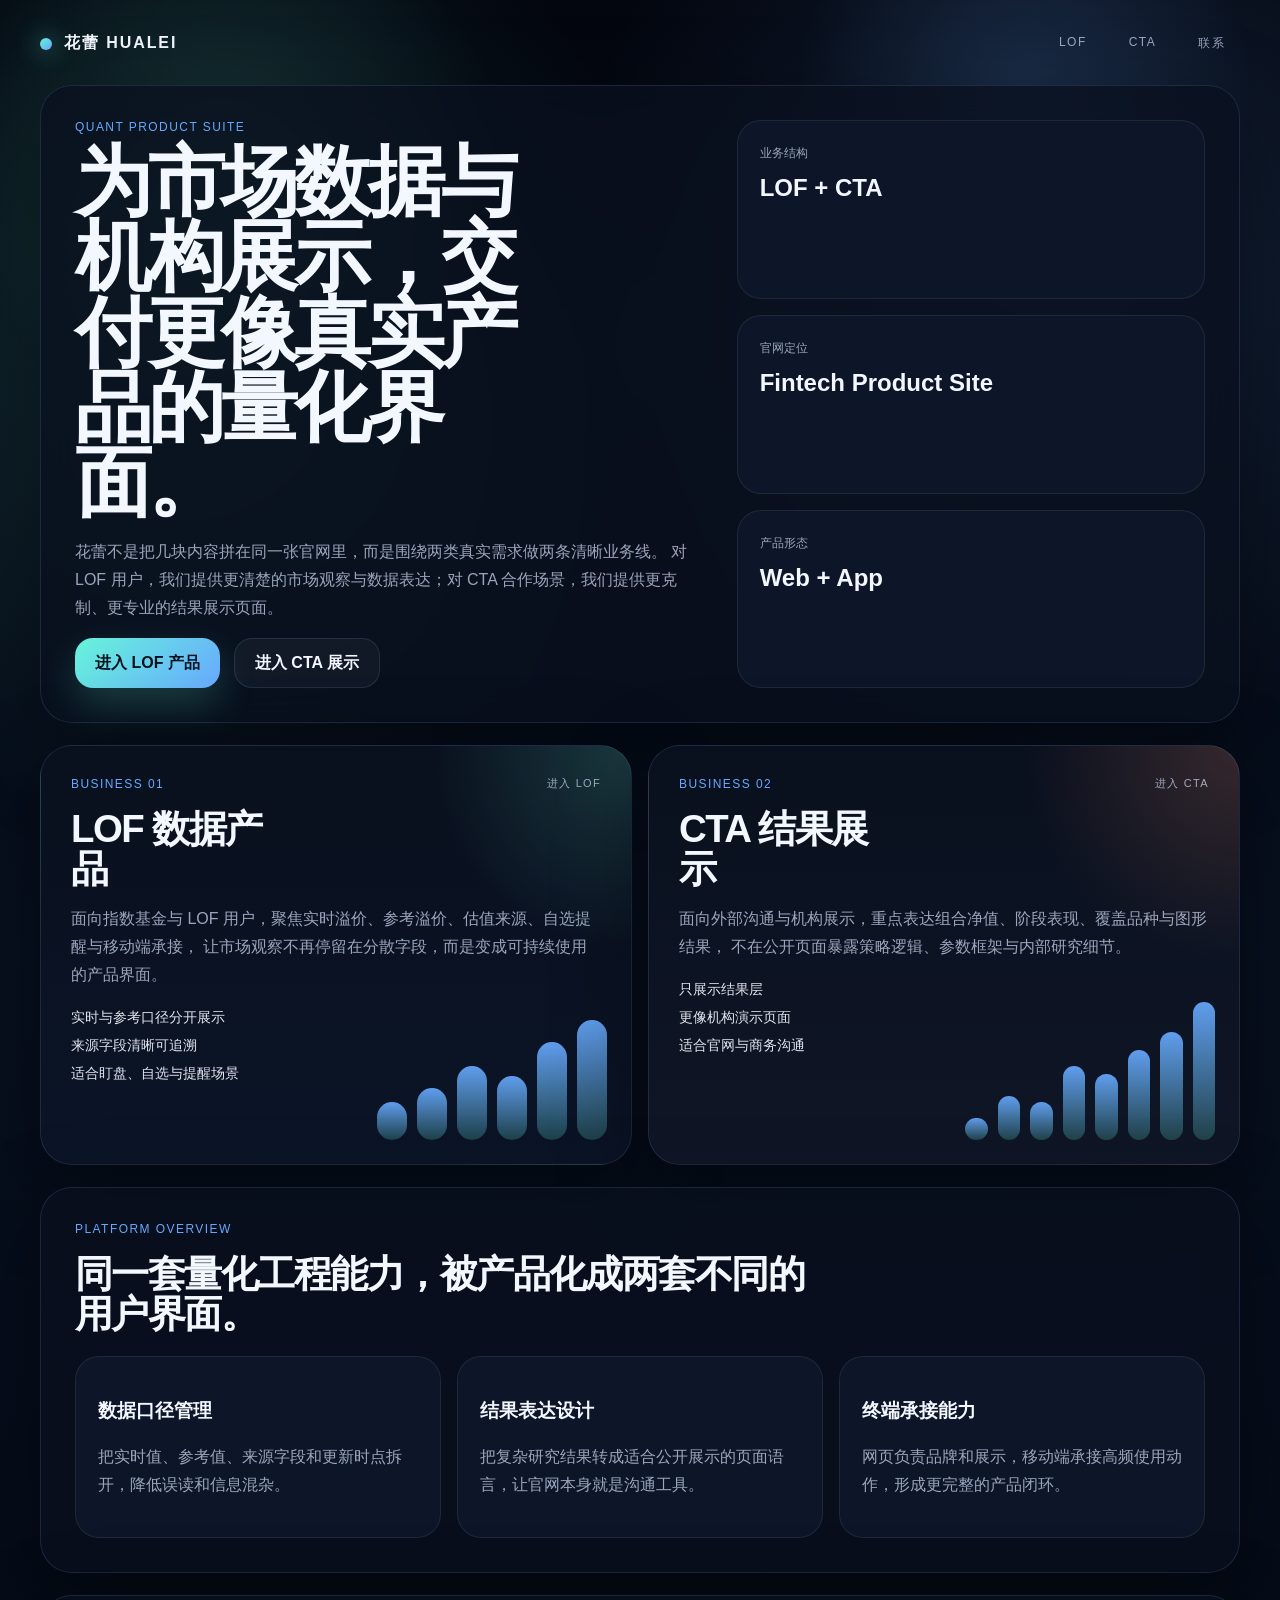
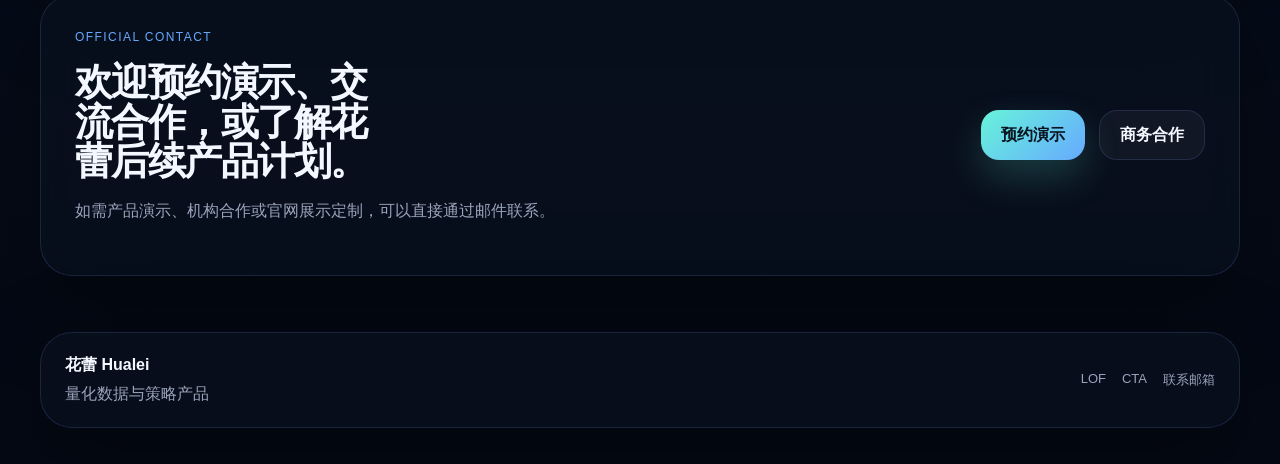
<file: index.html>
<!DOCTYPE html>
<html lang="zh-CN">
<head>
  <meta charset="UTF-8" />
  <meta name="viewport" content="width=device-width, initial-scale=1.0" />
  <title>花蕾 Hualei | 量化数据与策略产品</title>
  <meta
    name="description"
    content="花蕾 Hualei，面向二级市场与机构研究场景，提供 LOF 数据产品与 CTA 结果展示。"
  />
  <meta name="theme-color" content="#07101c" />
  <meta property="og:title" content="花蕾 Hualei | 量化数据与策略产品" />
  <meta property="og:description" content="面向二级市场与机构研究场景的 LOF 数据产品与 CTA 结果展示。" />
  <meta property="og:type" content="website" />
  <meta property="og:locale" content="zh_CN" />
  <meta name="twitter:card" content="summary_large_image" />
  <link rel="stylesheet" href="./styles.css" />
  <link rel="manifest" href="./site.webmanifest" />
</head>
<body class="portal-body">
  <div class="ambient ambient-a"></div>
  <div class="ambient ambient-b"></div>

  <header class="site-header">
    <a class="brand-lockup" href="./index.html" aria-label="Hualei home">
      <span class="brand-dot"></span>
      <span class="brand-name">花蕾 Hualei</span>
    </a>
    <nav class="site-nav">
      <a href="./lof.html">LOF</a>
      <a href="./cta.html">CTA</a>
      <a href="#contact">联系</a>
    </nav>
  </header>

  <main class="portal-main">
    <section class="portal-hero portal-hero-strong">
      <div class="portal-copy">
        <p class="eyebrow">Quant Product Suite</p>
        <h1>为市场数据与机构展示，交付更像真实产品的量化界面。</h1>
        <p class="hero-text">
          花蕾不是把几块内容拼在同一张官网里，而是围绕两类真实需求做两条清晰业务线。
          对 LOF 用户，我们提供更清楚的市场观察与数据表达；对 CTA 合作场景，我们提供更克制、更专业的结果展示页面。
        </p>
        <div class="hero-actions">
          <a class="primary-link" href="./lof.html">进入 LOF 产品</a>
          <a class="secondary-link" href="./cta.html">进入 CTA 展示</a>
        </div>
      </div>

      <div class="portal-metrics portal-metrics-hero">
        <div class="portal-metric">
          <span>业务结构</span>
          <strong>LOF + CTA</strong>
        </div>
        <div class="portal-metric">
          <span>官网定位</span>
          <strong>Fintech Product Site</strong>
        </div>
        <div class="portal-metric">
          <span>产品形态</span>
          <strong>Web + App</strong>
        </div>
      </div>
    </section>

    <section class="portal-grid portal-grid-strong">
      <a class="portal-card portal-lof" href="./lof.html">
        <div class="portal-card-top">
          <span class="portal-label">Business 01</span>
          <span class="portal-jump">进入 LOF</span>
        </div>
        <h2>LOF 数据产品</h2>
        <p>
          面向指数基金与 LOF 用户，聚焦实时溢价、参考溢价、估值来源、自选提醒与移动端承接，
          让市场观察不再停留在分散字段，而是变成可持续使用的产品界面。
        </p>
        <div class="portal-feature-list">
          <span>实时与参考口径分开展示</span>
          <span>来源字段清晰可追溯</span>
          <span>适合盯盘、自选与提醒场景</span>
        </div>
        <div class="portal-visual portal-visual-lof">
          <span></span>
          <span></span>
          <span></span>
          <span></span>
          <span></span>
          <span></span>
        </div>
      </a>

      <a class="portal-card portal-cta" href="./cta.html">
        <div class="portal-card-top">
          <span class="portal-label">Business 02</span>
          <span class="portal-jump">进入 CTA</span>
        </div>
        <h2>CTA 结果展示</h2>
        <p>
          面向外部沟通与机构展示，重点表达组合净值、阶段表现、覆盖品种与图形结果，
          不在公开页面暴露策略逻辑、参数框架与内部研究细节。
        </p>
        <div class="portal-feature-list">
          <span>只展示结果层</span>
          <span>更像机构演示页面</span>
          <span>适合官网与商务沟通</span>
        </div>
        <div class="portal-visual portal-visual-cta">
          <span></span>
          <span></span>
          <span></span>
          <span></span>
          <span></span>
          <span></span>
          <span></span>
          <span></span>
        </div>
      </a>
    </section>

    <section class="section-panel portal-overview">
      <div class="section-head">
        <p class="eyebrow">Platform Overview</p>
        <h2>同一套量化工程能力，被产品化成两套不同的用户界面。</h2>
      </div>
      <div class="proof-grid">
        <article class="proof-card">
          <h3>数据口径管理</h3>
          <p>把实时值、参考值、来源字段和更新时点拆开，降低误读和信息混杂。</p>
        </article>
        <article class="proof-card">
          <h3>结果表达设计</h3>
          <p>把复杂研究结果转成适合公开展示的页面语言，让官网本身就是沟通工具。</p>
        </article>
        <article class="proof-card">
          <h3>终端承接能力</h3>
          <p>网页负责品牌和展示，移动端承接高频使用动作，形成更完整的产品闭环。</p>
        </article>
      </div>
    </section>

    <section id="contact" class="contact-strip compact-strip">
      <div>
        <p class="eyebrow">Official Contact</p>
        <h2>欢迎预约演示、交流合作，或了解花蕾后续产品计划。</h2>
        <p class="hero-text">如需产品演示、机构合作或官网展示定制，可以直接通过邮件联系。</p>
      </div>
      <div class="hero-actions">
        <a class="primary-link" href="mailto:hello@hualei.app">预约演示</a>
        <a class="secondary-link" href="mailto:bd@hualei.app">商务合作</a>
      </div>
    </section>
  </main>

  <footer class="site-footer">
    <div class="footer-brand">
      <strong>花蕾 Hualei</strong>
      <p>量化数据与策略产品</p>
    </div>
    <div class="footer-links">
      <a href="./lof.html">LOF</a>
      <a href="./cta.html">CTA</a>
      <a href="mailto:hello@hualei.app">联系邮箱</a>
    </div>
  </footer>
</body>
</html>
</file>
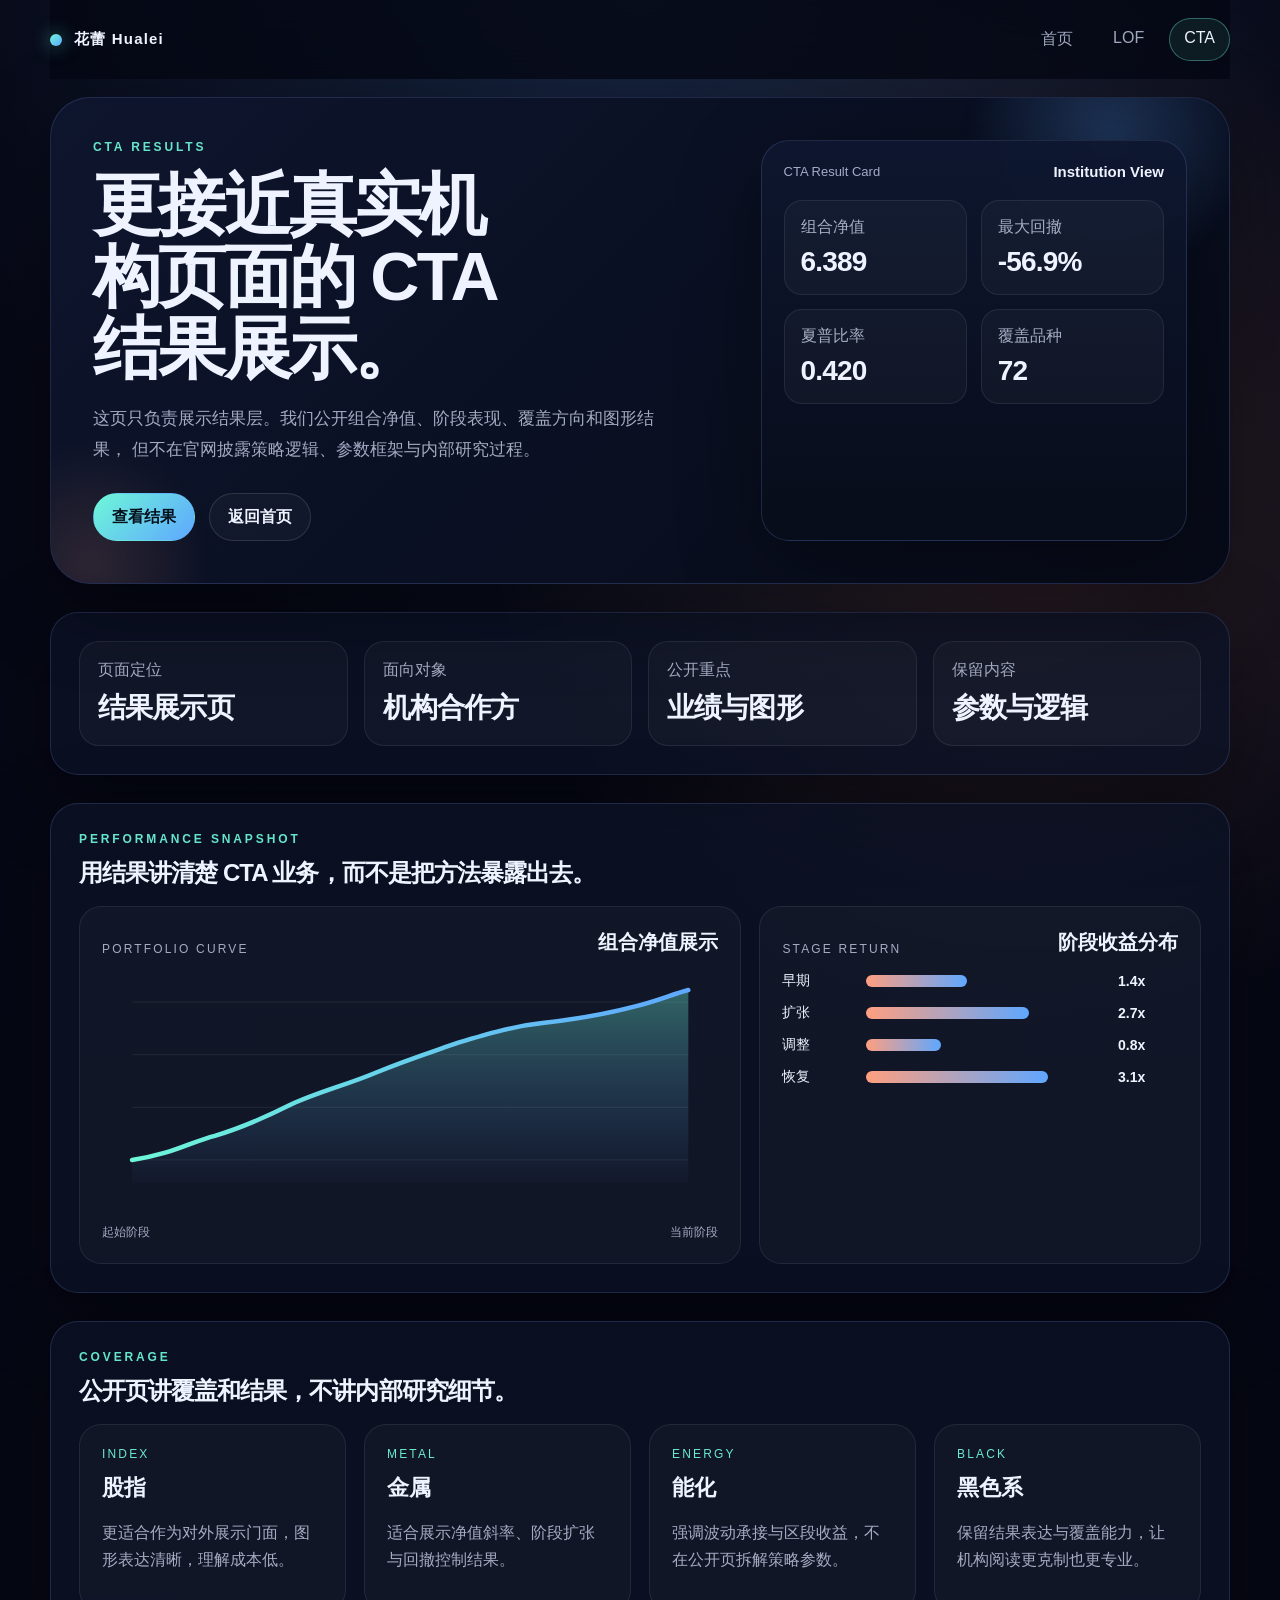
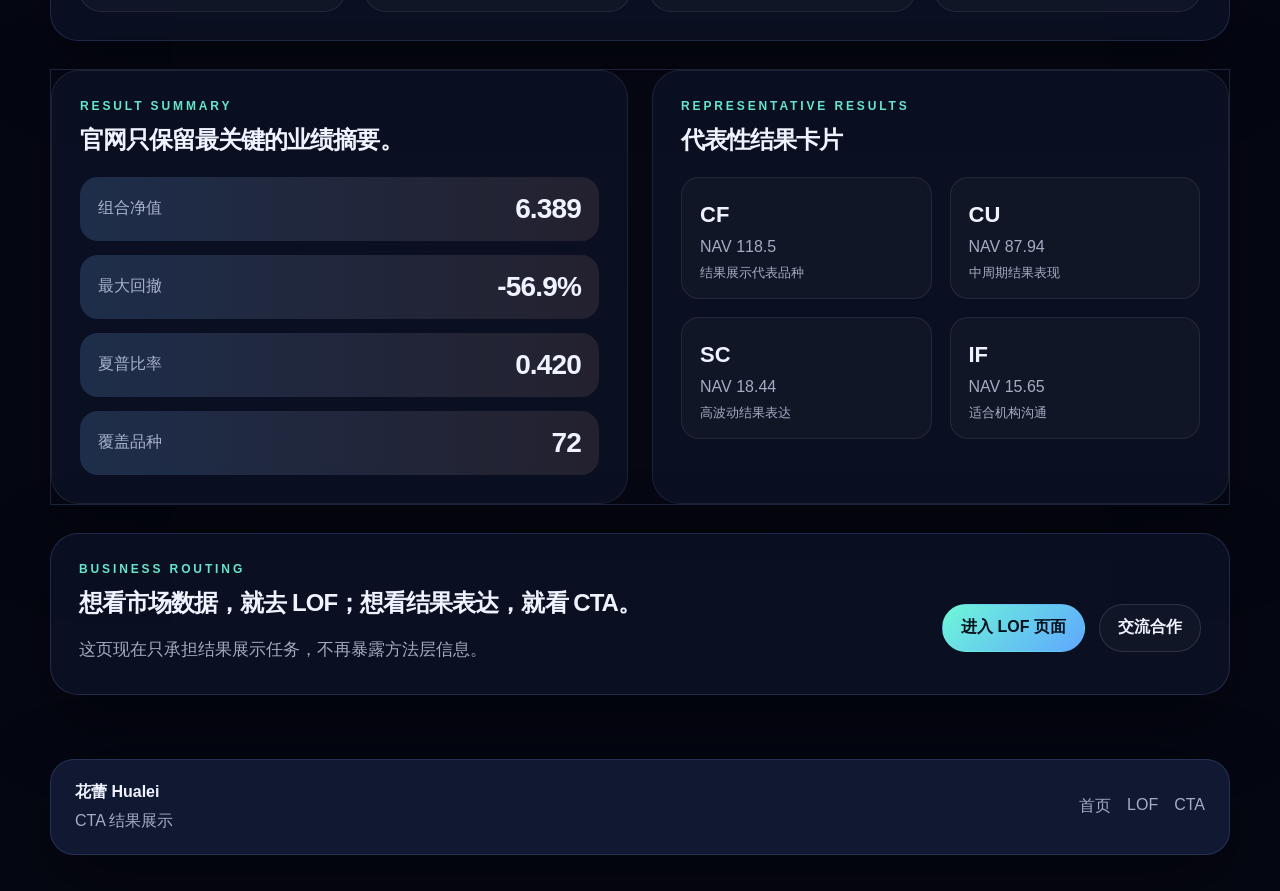
<file: cta.html>
<!DOCTYPE html>
<html lang="zh-CN">
<head>
  <meta charset="UTF-8" />
  <meta name="viewport" content="width=device-width, initial-scale=1.0" />
  <title>花蕾 | CTA 结果展示</title>
  <meta
    name="description"
    content="花蕾 CTA 结果展示页面，展示组合净值、阶段表现、覆盖品种与图形化结果。"
  />
  <meta name="theme-color" content="#070915" />
  <link rel="stylesheet" href="./cta.css" />
</head>
<body>
  <header class="site-header">
    <a class="brand-lockup" href="./index.html" aria-label="Hualei home">
      <span class="brand-mark"></span>
      <span>花蕾 Hualei</span>
    </a>
    <nav class="site-nav">
      <a href="./index.html">首页</a>
      <a href="./lof.html">LOF</a>
      <a href="./cta.html" class="active">CTA</a>
    </nav>
  </header>

  <main>
    <section class="hero">
      <div class="hero-orbit hero-orbit-a"></div>
      <div class="hero-orbit hero-orbit-b"></div>
      <div class="hero-grid">
        <div class="hero-copy">
          <p class="eyebrow">CTA Results</p>
          <h1>更接近真实机构页面的 CTA 结果展示。</h1>
          <p class="hero-text">
            这页只负责展示结果层。我们公开组合净值、阶段表现、覆盖方向和图形结果，
            但不在官网披露策略逻辑、参数框架与内部研究过程。
          </p>
          <div class="hero-actions">
            <a class="primary-link" href="#results">查看结果</a>
            <a class="secondary-link" href="./index.html">返回首页</a>
          </div>
        </div>
        <aside class="hero-panel">
          <div class="hero-panel-top">
            <span>CTA Result Card</span>
            <strong>Institution View</strong>
          </div>
          <div class="hero-panel-metrics">
            <div>
              <span>组合净值</span>
              <strong>6.389</strong>
            </div>
            <div>
              <span>最大回撤</span>
              <strong>-56.9%</strong>
            </div>
            <div>
              <span>夏普比率</span>
              <strong>0.420</strong>
            </div>
            <div>
              <span>覆盖品种</span>
              <strong>72</strong>
            </div>
          </div>
        </aside>
      </div>
    </section>

    <section class="metric-band">
      <div class="metric">
        <span>页面定位</span>
        <strong>结果展示页</strong>
      </div>
      <div class="metric">
        <span>面向对象</span>
        <strong>机构合作方</strong>
      </div>
      <div class="metric">
        <span>公开重点</span>
        <strong>业绩与图形</strong>
      </div>
      <div class="metric">
        <span>保留内容</span>
        <strong>参数与逻辑</strong>
      </div>
    </section>

    <section id="results" class="result-panel">
      <div class="panel-head">
        <div>
          <p class="eyebrow">Performance Snapshot</p>
          <h2>用结果讲清楚 CTA 业务，而不是把方法暴露出去。</h2>
        </div>
      </div>
      <div class="results-grid">
        <article class="result-card result-chart-card">
          <div class="result-card-head">
            <span>Portfolio Curve</span>
            <strong>组合净值展示</strong>
          </div>
          <svg viewBox="0 0 820 320" class="result-svg" aria-label="CTA portfolio result curve">
            <defs>
              <linearGradient id="curveLine" x1="0%" y1="0%" x2="100%" y2="0%">
                <stop offset="0%" stop-color="#6ef7d8"></stop>
                <stop offset="100%" stop-color="#5fa7ff"></stop>
              </linearGradient>
              <linearGradient id="curveFill" x1="0%" y1="0%" x2="0%" y2="100%">
                <stop offset="0%" stop-color="rgba(110,247,216,0.35)"></stop>
                <stop offset="100%" stop-color="rgba(95,167,255,0.02)"></stop>
              </linearGradient>
            </defs>
            <g class="result-grid-lines">
              <line x1="40" y1="40" x2="780" y2="40"></line>
              <line x1="40" y1="110" x2="780" y2="110"></line>
              <line x1="40" y1="180" x2="780" y2="180"></line>
              <line x1="40" y1="250" x2="780" y2="250"></line>
            </g>
            <path
              d="M40,250 C95,242 118,226 150,218 C190,206 220,192 252,176 C286,160 326,150 364,134 C408,116 440,106 474,94 C514,82 548,72 586,68 C628,63 670,56 708,46 C734,40 758,30 780,24 L780,280 L40,280 Z"
              fill="url(#curveFill)"
            ></path>
            <path
              d="M40,250 C95,242 118,226 150,218 C190,206 220,192 252,176 C286,160 326,150 364,134 C408,116 440,106 474,94 C514,82 548,72 586,68 C628,63 670,56 708,46 C734,40 758,30 780,24"
              fill="none"
              stroke="url(#curveLine)"
              stroke-width="6"
              stroke-linecap="round"
            ></path>
          </svg>
          <div class="result-axis">
            <span>起始阶段</span>
            <span>当前阶段</span>
          </div>
        </article>

        <article class="result-card result-bars-card">
          <div class="result-card-head">
            <span>Stage Return</span>
            <strong>阶段收益分布</strong>
          </div>
          <div class="bar-group">
            <div class="bar-row"><span>早期</span><i style="width: 42%"></i><strong>1.4x</strong></div>
            <div class="bar-row"><span>扩张</span><i style="width: 68%"></i><strong>2.7x</strong></div>
            <div class="bar-row"><span>调整</span><i style="width: 31%"></i><strong>0.8x</strong></div>
            <div class="bar-row"><span>恢复</span><i style="width: 76%"></i><strong>3.1x</strong></div>
          </div>
        </article>
      </div>
    </section>

    <section class="coverage-section">
      <div class="panel-head">
        <div>
          <p class="eyebrow">Coverage</p>
          <h2>公开页讲覆盖和结果，不讲内部研究细节。</h2>
        </div>
      </div>
      <div class="coverage-grid">
        <article class="coverage-card">
          <span>Index</span>
          <h3>股指</h3>
          <p>更适合作为对外展示门面，图形表达清晰，理解成本低。</p>
        </article>
        <article class="coverage-card">
          <span>Metal</span>
          <h3>金属</h3>
          <p>适合展示净值斜率、阶段扩张与回撤控制结果。</p>
        </article>
        <article class="coverage-card">
          <span>Energy</span>
          <h3>能化</h3>
          <p>强调波动承接与区段收益，不在公开页拆解策略参数。</p>
        </article>
        <article class="coverage-card">
          <span>Black</span>
          <h3>黑色系</h3>
          <p>保留结果表达与覆盖能力，让机构阅读更克制也更专业。</p>
        </article>
      </div>
    </section>

    <section class="method-grid">
      <div class="method-card">
        <p class="eyebrow">Result Summary</p>
        <h2>官网只保留最关键的业绩摘要。</h2>
        <div class="volume-bars">
          <div><span>组合净值</span><strong>6.389</strong></div>
          <div><span>最大回撤</span><strong>-56.9%</strong></div>
          <div><span>夏普比率</span><strong>0.420</strong></div>
          <div><span>覆盖品种</span><strong>72</strong></div>
        </div>
      </div>
      <div class="method-card">
        <p class="eyebrow">Representative Results</p>
        <h2>代表性结果卡片</h2>
        <div class="candidate-grid">
          <article><strong>CF</strong><span>NAV 118.5</span><small>结果展示代表品种</small></article>
          <article><strong>CU</strong><span>NAV 87.94</span><small>中周期结果表现</small></article>
          <article><strong>SC</strong><span>NAV 18.44</span><small>高波动结果表达</small></article>
          <article><strong>IF</strong><span>NAV 15.65</span><small>适合机构沟通</small></article>
        </div>
      </div>
    </section>

    <section class="contact-strip">
      <div>
        <p class="eyebrow">Business Routing</p>
        <h2>想看市场数据，就去 LOF；想看结果表达，就看 CTA。</h2>
        <p class="hero-text">这页现在只承担结果展示任务，不再暴露方法层信息。</p>
      </div>
      <div class="hero-actions">
        <a class="primary-link" href="./lof.html">进入 LOF 页面</a>
        <a class="secondary-link" href="mailto:bd@hualei.app">交流合作</a>
      </div>
    </section>
  </main>

  <footer class="site-footer">
    <div class="footer-brand">
      <strong>花蕾 Hualei</strong>
      <p>CTA 结果展示</p>
    </div>
    <div class="footer-links">
      <a href="./index.html">首页</a>
      <a href="./lof.html">LOF</a>
      <a href="./cta.html">CTA</a>
    </div>
  </footer>
</body>
</html>
</file>
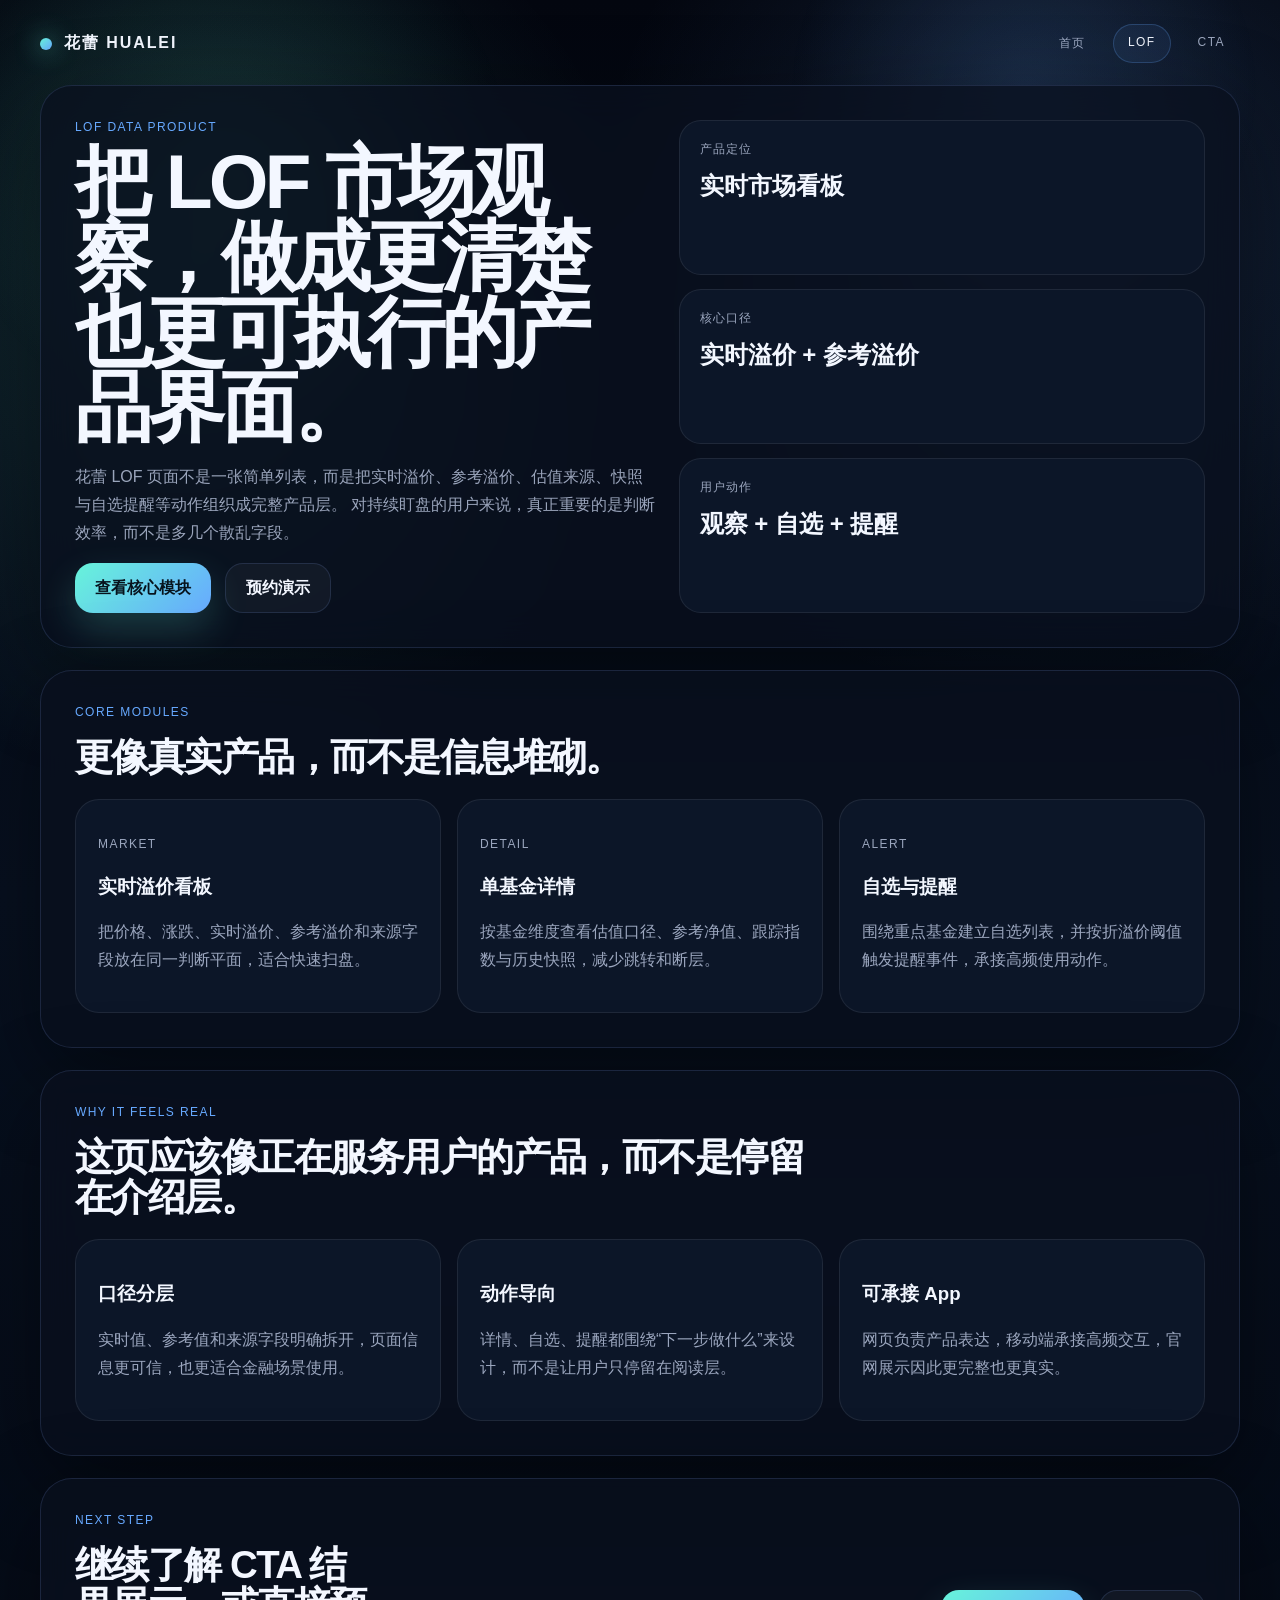
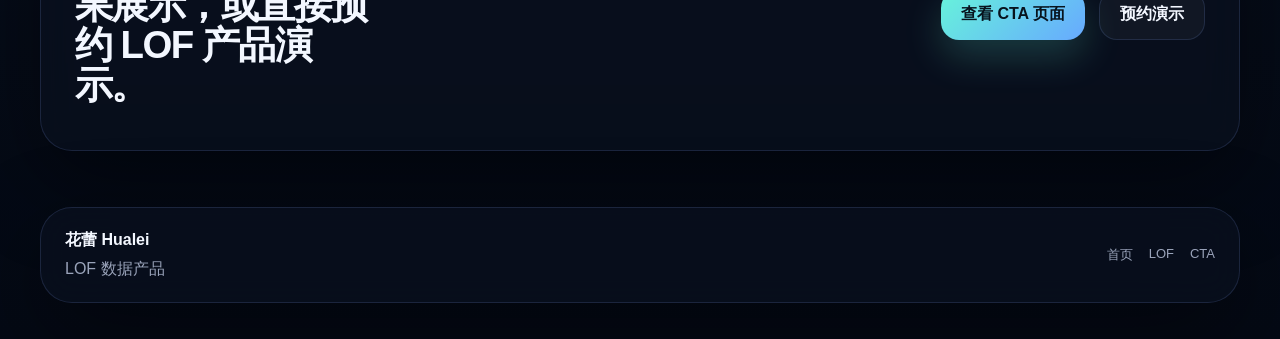
<file: lof.html>
<!DOCTYPE html>
<html lang="zh-CN">
<head>
  <meta charset="UTF-8" />
  <meta name="viewport" content="width=device-width, initial-scale=1.0" />
  <title>花蕾 | LOF 数据产品</title>
  <meta
    name="description"
    content="花蕾 LOF 数据产品页面，展示实时溢价、估值来源、单基金详情、自选提醒与移动端承接。"
  />
  <meta name="theme-color" content="#08101d" />
  <link rel="stylesheet" href="./styles.css" />
</head>
<body class="subpage-body">
  <div class="ambient ambient-a"></div>
  <div class="ambient ambient-b"></div>

  <header class="site-header">
    <a class="brand-lockup" href="./index.html" aria-label="Hualei home">
      <span class="brand-dot"></span>
      <span class="brand-name">花蕾 Hualei</span>
    </a>
    <nav class="site-nav">
      <a href="./index.html">首页</a>
      <a href="./lof.html" class="active-link">LOF</a>
      <a href="./cta.html">CTA</a>
    </nav>
  </header>

  <main class="subpage-main">
    <section class="sub-hero sub-hero-lof">
      <div class="sub-hero-copy">
        <p class="eyebrow">LOF Data Product</p>
        <h1>把 LOF 市场观察，做成更清楚也更可执行的产品界面。</h1>
        <p class="hero-text">
          花蕾 LOF 页面不是一张简单列表，而是把实时溢价、参考溢价、估值来源、快照与自选提醒等动作组织成完整产品层。
          对持续盯盘的用户来说，真正重要的是判断效率，而不是多几个散乱字段。
        </p>
        <div class="hero-actions">
          <a class="primary-link" href="#modules">查看核心模块</a>
          <a class="secondary-link" href="mailto:hello@hualei.app">预约演示</a>
        </div>
      </div>
      <div class="sub-stat-grid">
        <div class="sub-stat">
          <span>产品定位</span>
          <strong>实时市场看板</strong>
        </div>
        <div class="sub-stat">
          <span>核心口径</span>
          <strong>实时溢价 + 参考溢价</strong>
        </div>
        <div class="sub-stat">
          <span>用户动作</span>
          <strong>观察 + 自选 + 提醒</strong>
        </div>
      </div>
    </section>

    <section id="modules" class="section-panel">
      <div class="section-head">
        <p class="eyebrow">Core Modules</p>
        <h2>更像真实产品，而不是信息堆砌。</h2>
      </div>
      <div class="module-grid">
        <article class="module-card">
          <p class="module-tag">Market</p>
          <h3>实时溢价看板</h3>
          <p>把价格、涨跌、实时溢价、参考溢价和来源字段放在同一判断平面，适合快速扫盘。</p>
        </article>
        <article class="module-card">
          <p class="module-tag">Detail</p>
          <h3>单基金详情</h3>
          <p>按基金维度查看估值口径、参考净值、跟踪指数与历史快照，减少跳转和断层。</p>
        </article>
        <article class="module-card">
          <p class="module-tag">Alert</p>
          <h3>自选与提醒</h3>
          <p>围绕重点基金建立自选列表，并按折溢价阈值触发提醒事件，承接高频使用动作。</p>
        </article>
      </div>
    </section>

    <section class="section-panel">
      <div class="section-head">
        <p class="eyebrow">Why It Feels Real</p>
        <h2>这页应该像正在服务用户的产品，而不是停留在介绍层。</h2>
      </div>
      <div class="proof-grid">
        <article class="proof-card">
          <h3>口径分层</h3>
          <p>实时值、参考值和来源字段明确拆开，页面信息更可信，也更适合金融场景使用。</p>
        </article>
        <article class="proof-card">
          <h3>动作导向</h3>
          <p>详情、自选、提醒都围绕“下一步做什么”来设计，而不是让用户只停留在阅读层。</p>
        </article>
        <article class="proof-card">
          <h3>可承接 App</h3>
          <p>网页负责产品表达，移动端承接高频交互，官网展示因此更完整也更真实。</p>
        </article>
      </div>
    </section>

    <section class="contact-strip compact-strip">
      <div>
        <p class="eyebrow">Next Step</p>
        <h2>继续了解 CTA 结果展示，或直接预约 LOF 产品演示。</h2>
      </div>
      <div class="hero-actions">
        <a class="primary-link" href="./cta.html">查看 CTA 页面</a>
        <a class="secondary-link" href="mailto:hello@hualei.app">预约演示</a>
      </div>
    </section>
  </main>

  <footer class="site-footer">
    <div class="footer-brand">
      <strong>花蕾 Hualei</strong>
      <p>LOF 数据产品</p>
    </div>
    <div class="footer-links">
      <a href="./index.html">首页</a>
      <a href="./lof.html">LOF</a>
      <a href="./cta.html">CTA</a>
    </div>
  </footer>
</body>
</html>
</file>
<file: styles.css>
:root {
  --bg: #040914;
  --panel: rgba(9, 16, 30, 0.78);
  --panel-strong: rgba(13, 23, 42, 0.96);
  --line: rgba(118, 145, 214, 0.18);
  --text: #f3f7ff;
  --muted: rgba(211, 222, 248, 0.72);
  --teal: #67f4da;
  --blue: #67a9ff;
  --orange: #ff9471;
  --shadow: 0 30px 90px rgba(0, 0, 0, 0.42);
}

* {
  box-sizing: border-box;
}

html {
  scroll-behavior: smooth;
}

body {
  margin: 0;
  min-height: 100vh;
  color: var(--text);
  font-family: "Segoe UI", "PingFang SC", "Microsoft YaHei", sans-serif;
  background:
    radial-gradient(circle at 14% 16%, rgba(103, 244, 218, 0.14), transparent 24%),
    radial-gradient(circle at 84% 12%, rgba(103, 169, 255, 0.16), transparent 24%),
    linear-gradient(180deg, #03060f 0%, #07101f 46%, #040914 100%);
}

a {
  color: inherit;
  text-decoration: none;
}

.ambient {
  position: fixed;
  inset: 0;
  pointer-events: none;
}

.ambient-a {
  background: radial-gradient(circle at 18% 18%, rgba(103, 244, 218, 0.12), transparent 22%);
}

.ambient-b {
  background: radial-gradient(circle at 80% 10%, rgba(103, 169, 255, 0.14), transparent 18%);
}

.site-header,
.portal-main,
.subpage-main,
.site-footer {
  position: relative;
  z-index: 1;
  width: min(1200px, calc(100vw - 32px));
  margin: 0 auto;
}

.site-header {
  display: flex;
  align-items: center;
  justify-content: space-between;
  gap: 20px;
  padding: 24px 0 0;
}

.brand-lockup {
  display: inline-flex;
  align-items: center;
  gap: 12px;
  font-weight: 700;
}

.brand-dot {
  width: 12px;
  height: 12px;
  border-radius: 999px;
  background: linear-gradient(135deg, var(--teal), var(--blue));
  box-shadow: 0 0 24px rgba(103, 244, 218, 0.75);
}

.brand-name,
.site-nav a,
.eyebrow,
.portal-label,
.portal-jump,
.module-tag {
  letter-spacing: 0.12em;
  text-transform: uppercase;
}

.site-nav {
  display: flex;
  flex-wrap: wrap;
  gap: 12px;
}

.site-nav a {
  padding: 10px 14px;
  border-radius: 999px;
  color: var(--muted);
  font-size: 12px;
  border: 1px solid transparent;
}

.site-nav a:hover,
.site-nav .active-link {
  color: var(--text);
  border-color: rgba(103, 169, 255, 0.24);
  background: rgba(103, 169, 255, 0.08);
}

.portal-main,
.subpage-main {
  padding: 22px 0 56px;
}

.portal-hero,
.portal-card,
.portal-footer-strip,
.sub-hero,
.section-panel,
.contact-strip,
.site-footer {
  border: 1px solid var(--line);
  border-radius: 32px;
  background: var(--panel);
  box-shadow: var(--shadow);
  backdrop-filter: blur(18px);
}

.portal-hero,
.sub-hero,
.section-panel,
.contact-strip {
  padding: 34px;
}

.portal-hero {
  display: grid;
  grid-template-columns: 1.15fr 0.85fr;
  gap: 28px;
}

.portal-copy h1,
.sub-hero-copy h1 {
  margin: 0 0 18px;
  font-size: clamp(42px, 6vw, 78px);
  line-height: 0.98;
  letter-spacing: -0.05em;
}

.portal-copy h1 {
  max-width: 11ch;
}

.sub-hero-copy h1 {
  max-width: 13ch;
}

.eyebrow {
  margin: 0 0 10px;
  color: var(--blue);
  font-size: 12px;
}

.hero-text,
.portal-card p,
.module-card p,
.proof-card p {
  color: var(--muted);
  line-height: 1.75;
}

.portal-metrics,
.portal-grid,
.module-grid,
.proof-grid {
  display: grid;
  gap: 16px;
}

.portal-metrics {
  grid-template-columns: 1fr;
}

.portal-metric,
.module-card,
.proof-card {
  padding: 22px;
  border-radius: 24px;
  border: 1px solid rgba(255, 255, 255, 0.08);
  background: var(--panel-strong);
}

.portal-metric span,
.module-tag {
  color: var(--muted);
  font-size: 12px;
}

.portal-metric strong {
  display: block;
  margin-top: 12px;
  font-size: 24px;
}

.portal-grid {
  grid-template-columns: repeat(2, minmax(0, 1fr));
  margin-top: 22px;
}

.portal-feature-list {
  display: grid;
  gap: 10px;
  margin-top: 20px;
}

.portal-feature-list span {
  color: var(--text);
  font-size: 14px;
  opacity: 0.92;
}

.portal-hero-strong {
  align-items: end;
}

.portal-metrics-hero {
  align-self: stretch;
}

.portal-grid-strong .portal-card h2 {
  max-width: 10ch;
}

.portal-overview {
  margin-top: 22px;
}

.portal-card {
  position: relative;
  overflow: hidden;
  min-height: 420px;
  padding: 30px;
  transition: transform 180ms ease, border-color 180ms ease;
}

.portal-card:hover {
  transform: translateY(-4px);
  border-color: rgba(103, 244, 218, 0.28);
}

.portal-lof {
  background:
    radial-gradient(circle at top right, rgba(103, 244, 218, 0.18), transparent 28%),
    linear-gradient(180deg, rgba(9, 16, 30, 0.98), rgba(12, 22, 40, 0.94));
}

.portal-cta {
  background:
    radial-gradient(circle at top right, rgba(255, 148, 113, 0.18), transparent 30%),
    linear-gradient(180deg, rgba(9, 16, 30, 0.98), rgba(16, 23, 39, 0.94));
}

.portal-card-top {
  display: flex;
  align-items: center;
  justify-content: space-between;
  gap: 18px;
}

.portal-label {
  color: var(--blue);
  font-size: 12px;
}

.portal-jump {
  color: var(--muted);
  font-size: 11px;
}

.portal-card h2,
.section-head h2,
.portal-footer-strip h3,
.contact-strip h2 {
  margin: 18px 0 12px;
  font-size: clamp(28px, 3vw, 44px);
  line-height: 1.04;
  letter-spacing: -0.04em;
}

.portal-visual {
  position: absolute;
  right: 24px;
  bottom: 24px;
  display: grid;
  align-items: end;
  gap: 10px;
}

.portal-visual-lof {
  width: 230px;
  grid-template-columns: repeat(6, 1fr);
}

.portal-visual-cta {
  width: 250px;
  grid-template-columns: repeat(8, 1fr);
}

.portal-visual span {
  border-radius: 999px;
  background: linear-gradient(180deg, rgba(103, 169, 255, 0.92), rgba(103, 244, 218, 0.2));
}

.portal-visual-lof span:nth-child(1) { height: 38px; }
.portal-visual-lof span:nth-child(2) { height: 52px; }
.portal-visual-lof span:nth-child(3) { height: 74px; }
.portal-visual-lof span:nth-child(4) { height: 64px; }
.portal-visual-lof span:nth-child(5) { height: 98px; }
.portal-visual-lof span:nth-child(6) { height: 120px; }

.portal-visual-cta span:nth-child(1) { height: 22px; }
.portal-visual-cta span:nth-child(2) { height: 44px; }
.portal-visual-cta span:nth-child(3) { height: 38px; }
.portal-visual-cta span:nth-child(4) { height: 74px; }
.portal-visual-cta span:nth-child(5) { height: 66px; }
.portal-visual-cta span:nth-child(6) { height: 90px; }
.portal-visual-cta span:nth-child(7) { height: 108px; }
.portal-visual-cta span:nth-child(8) { height: 138px; }

.portal-footer-strip {
  margin-top: 22px;
  padding: 28px 30px;
  display: flex;
  align-items: center;
  justify-content: space-between;
  gap: 20px;
}

.portal-actions,
.hero-actions {
  display: flex;
  flex-wrap: wrap;
  gap: 14px;
}

.primary-link,
.secondary-link {
  display: inline-flex;
  align-items: center;
  justify-content: center;
  min-height: 50px;
  padding: 0 20px;
  border-radius: 18px;
  font-weight: 700;
}

.primary-link {
  color: #07131d;
  background: linear-gradient(135deg, var(--teal), var(--blue));
  box-shadow: 0 16px 38px rgba(103, 244, 218, 0.2);
}

.secondary-link {
  color: var(--text);
  border: 1px solid var(--line);
  background: rgba(255, 255, 255, 0.04);
}

.contact-strip {
  margin-top: 22px;
  display: flex;
  align-items: center;
  justify-content: space-between;
  gap: 20px;
}

.compact-strip h2 {
  max-width: 14ch;
}

.sub-hero {
  display: grid;
  grid-template-columns: 1.05fr 0.95fr;
  gap: 22px;
}

.sub-stat-grid {
  display: grid;
  grid-template-columns: 1fr;
  gap: 14px;
}

.sub-stat {
  padding: 20px;
  border-radius: 22px;
  border: 1px solid rgba(255, 255, 255, 0.08);
  background: var(--panel-strong);
}

.sub-stat span {
  display: block;
  color: var(--muted);
  font-size: 12px;
  text-transform: uppercase;
  letter-spacing: 0.1em;
}

.sub-stat strong {
  display: block;
  margin-top: 12px;
  font-size: 24px;
}

.section-panel {
  margin-top: 22px;
}

.section-head {
  max-width: 760px;
  margin-bottom: 22px;
}

.module-grid,
.proof-grid {
  grid-template-columns: repeat(3, minmax(0, 1fr));
}

.site-footer {
  margin-bottom: 36px;
  padding: 22px 24px;
  display: flex;
  align-items: center;
  justify-content: space-between;
  gap: 20px;
}

.footer-brand p {
  margin: 8px 0 0;
  color: var(--muted);
}

.footer-links {
  display: flex;
  flex-wrap: wrap;
  gap: 16px;
}

.footer-links a {
  color: var(--muted);
  font-size: 13px;
}

@media (max-width: 1024px) {
  .portal-hero,
  .portal-grid,
  .sub-hero,
  .module-grid,
  .proof-grid,
  .portal-footer-strip,
  .contact-strip {
    grid-template-columns: 1fr;
    display: grid;
  }
}

@media (max-width: 760px) {
  .site-header,
  .portal-main,
  .subpage-main,
  .site-footer {
    width: min(100vw - 20px, 1200px);
  }

  .site-header {
    flex-direction: column;
    align-items: flex-start;
    padding-top: 14px;
  }

  .portal-hero,
  .portal-card,
  .portal-footer-strip,
  .sub-hero,
  .section-panel,
  .contact-strip,
  .site-footer {
    padding: 22px;
    border-radius: 24px;
  }

  .portal-copy h1,
  .sub-hero-copy h1 {
    max-width: none;
    font-size: 38px;
  }

  .site-footer,
  .footer-links,
  .hero-actions,
  .portal-actions {
    flex-direction: column;
    align-items: flex-start;
  }

  .portal-card {
    min-height: 340px;
  }

  .portal-visual {
    width: 180px;
  }
}
</file>
<file: cta.css>
:root {
  color-scheme: dark;
  --bg: #050712;
  --panel: rgba(12, 19, 39, 0.76);
  --panel-strong: rgba(18, 26, 52, 0.95);
  --line: rgba(131, 159, 255, 0.18);
  --text: #eef3ff;
  --muted: rgba(222, 230, 255, 0.72);
  --accent: #6ef7d8;
  --accent-2: #5fa7ff;
  --accent-3: #ff9f7f;
  --shadow: 0 24px 80px rgba(0, 0, 0, 0.38);
}

* {
  box-sizing: border-box;
}

html {
  scroll-behavior: smooth;
}

body {
  margin: 0;
  min-height: 100vh;
  font-family: "Segoe UI", "PingFang SC", "Microsoft YaHei", sans-serif;
  background:
    radial-gradient(circle at top, rgba(95, 167, 255, 0.18), transparent 28%),
    radial-gradient(circle at 80% 20%, rgba(255, 159, 127, 0.16), transparent 24%),
    linear-gradient(180deg, #060816 0%, #050712 100%);
  color: var(--text);
}

a {
  color: inherit;
  text-decoration: none;
}

main {
  width: min(1180px, calc(100% - 40px));
  margin: 0 auto 64px;
}

.site-header {
  position: sticky;
  top: 0;
  z-index: 30;
  display: flex;
  align-items: center;
  justify-content: space-between;
  gap: 24px;
  width: min(1180px, calc(100% - 40px));
  margin: 0 auto;
  padding: 18px 0;
  background: rgba(5, 7, 18, 0.78);
  backdrop-filter: blur(18px);
}

.brand-lockup {
  display: inline-flex;
  align-items: center;
  gap: 12px;
  font-size: 15px;
  font-weight: 700;
  letter-spacing: 0.08em;
}

.brand-mark {
  width: 12px;
  height: 12px;
  border-radius: 999px;
  background: linear-gradient(135deg, var(--accent) 0%, var(--accent-2) 100%);
  box-shadow: 0 0 18px rgba(110, 247, 216, 0.55);
}

.site-nav {
  display: inline-flex;
  flex-wrap: wrap;
  justify-content: flex-end;
  gap: 10px;
}

.site-nav a {
  padding: 10px 14px;
  border: 1px solid transparent;
  border-radius: 999px;
  color: var(--muted);
  transition: 160ms ease;
}

.site-nav a:hover,
.site-nav a.active {
  color: var(--text);
  border-color: rgba(110, 247, 216, 0.36);
  background: rgba(110, 247, 216, 0.08);
}

.hero {
  position: relative;
  overflow: hidden;
  margin-top: 18px;
  padding: 42px;
  border: 1px solid var(--line);
  border-radius: 40px;
  background:
    linear-gradient(135deg, rgba(14, 22, 46, 0.96), rgba(7, 11, 24, 0.98)),
    rgba(7, 11, 24, 0.94);
  box-shadow: var(--shadow);
}

.hero-orbit {
  position: absolute;
  border-radius: 999px;
  filter: blur(8px);
  opacity: 0.65;
}

.hero-orbit-a {
  top: -120px;
  right: -40px;
  width: 320px;
  height: 320px;
  background: radial-gradient(circle, rgba(95, 167, 255, 0.4), transparent 64%);
}

.hero-orbit-b {
  left: -100px;
  bottom: -120px;
  width: 280px;
  height: 280px;
  background: radial-gradient(circle, rgba(255, 159, 127, 0.22), transparent 62%);
}

.hero-grid {
  position: relative;
  display: grid;
  grid-template-columns: minmax(0, 1.2fr) minmax(320px, 0.8fr);
  gap: 28px;
}

.eyebrow {
  margin: 0 0 14px;
  font-size: 12px;
  font-weight: 700;
  letter-spacing: 0.24em;
  text-transform: uppercase;
  color: rgba(110, 247, 216, 0.92);
}

.hero h1,
.panel-head h2,
.coverage-section h2,
.method-card h2,
.contact-strip h2 {
  margin: 0;
  line-height: 1.06;
  letter-spacing: -0.04em;
}

.hero h1 {
  max-width: 11ch;
  font-size: clamp(40px, 7vw, 68px);
}

.hero-text,
.panel-note,
.coverage-card p {
  color: var(--muted);
}

.hero-text {
  max-width: 60ch;
  margin: 20px 0 0;
  font-size: 17px;
  line-height: 1.8;
}

.hero-actions {
  display: flex;
  flex-wrap: wrap;
  gap: 14px;
  margin-top: 28px;
}

.primary-link,
.secondary-link {
  display: inline-flex;
  align-items: center;
  justify-content: center;
  min-height: 48px;
  padding: 0 18px;
  border-radius: 999px;
  border: 1px solid transparent;
  font-weight: 700;
}

.primary-link {
  background: linear-gradient(135deg, var(--accent) 0%, var(--accent-2) 100%);
  color: #04111b;
}

.secondary-link {
  border-color: rgba(255, 255, 255, 0.12);
  background: rgba(255, 255, 255, 0.03);
}

.hero-panel,
.metric-band,
.result-panel,
.coverage-section,
.method-grid,
.contact-strip,
.site-footer {
  border: 1px solid var(--line);
  box-shadow: var(--shadow);
}

.hero-panel {
  align-self: stretch;
  padding: 22px;
  border-radius: 28px;
  background: linear-gradient(180deg, rgba(14, 23, 47, 0.96), rgba(8, 13, 26, 0.96));
}

.hero-panel-top {
  display: flex;
  align-items: center;
  justify-content: space-between;
  gap: 12px;
  margin-bottom: 20px;
  color: var(--muted);
  font-size: 13px;
}

.hero-panel-top strong {
  color: var(--text);
  font-size: 15px;
}

.hero-panel-metrics {
  display: grid;
  grid-template-columns: repeat(2, minmax(0, 1fr));
  gap: 14px;
}

.hero-panel-metrics div,
.metric,
.coverage-card,
.method-card,
.result-card,
.candidate-grid article {
  border: 1px solid rgba(255, 255, 255, 0.08);
  background: rgba(255, 255, 255, 0.03);
}

.hero-panel-metrics div {
  padding: 16px;
  border-radius: 18px;
}

.hero-panel-metrics span,
.metric span,
.coverage-card span,
.candidate-grid span,
.candidate-grid small {
  display: block;
  color: var(--muted);
}

.hero-panel-metrics strong,
.metric strong,
.coverage-card h3,
.candidate-grid strong {
  display: block;
  margin-top: 8px;
}

.hero-panel-metrics strong {
  font-size: 28px;
  letter-spacing: -0.03em;
}

.metric-band,
.result-panel,
.coverage-section,
.contact-strip {
  margin-top: 28px;
  padding: 28px;
  border-radius: 28px;
  background: var(--panel);
}

.metric-band {
  display: grid;
  grid-template-columns: repeat(4, minmax(0, 1fr));
  gap: 16px;
}

.metric {
  padding: 18px;
  border-radius: 20px;
}

.metric strong {
  font-size: 28px;
  letter-spacing: -0.03em;
}

.panel-head {
  display: flex;
  align-items: end;
  justify-content: space-between;
  gap: 24px;
  margin-bottom: 20px;
}

.panel-note {
  max-width: 34ch;
  margin: 0;
  text-align: right;
}

.results-grid,
.coverage-grid,
.candidate-grid {
  display: grid;
  gap: 18px;
}

.results-grid {
  grid-template-columns: 1.2fr 0.8fr;
}

.result-card {
  padding: 22px;
  border-radius: 22px;
}

.result-card-head {
  display: flex;
  align-items: end;
  justify-content: space-between;
  gap: 16px;
  margin-bottom: 16px;
}

.result-card-head span {
  color: var(--muted);
  font-size: 12px;
  letter-spacing: 0.18em;
  text-transform: uppercase;
}

.result-card-head strong {
  font-size: 20px;
}

.result-svg {
  width: 100%;
  height: auto;
}

.result-grid-lines line {
  stroke: rgba(255, 255, 255, 0.1);
  stroke-width: 1;
}

.result-axis {
  display: flex;
  justify-content: space-between;
  margin-top: 8px;
  color: var(--muted);
  font-size: 12px;
}

.bar-group {
  display: grid;
  gap: 14px;
}

.bar-row {
  display: grid;
  grid-template-columns: 72px 1fr 60px;
  align-items: center;
  gap: 12px;
}

.bar-row span,
.bar-row strong {
  font-size: 14px;
}

.bar-row span,
.bar-row strong {
  color: var(--text);
}

.bar-row i {
  display: block;
  height: 12px;
  border-radius: 999px;
  background: linear-gradient(90deg, var(--accent-3), var(--accent-2));
}

.coverage-grid {
  grid-template-columns: repeat(4, minmax(0, 1fr));
}

.coverage-card {
  padding: 22px;
  border-radius: 22px;
}

.coverage-card span {
  font-size: 12px;
  letter-spacing: 0.18em;
  text-transform: uppercase;
  color: rgba(110, 247, 216, 0.94);
}

.coverage-card h3 {
  margin: 12px 0 10px;
  font-size: 22px;
}

.coverage-card p {
  line-height: 1.7;
}

.method-grid {
  display: grid;
  grid-template-columns: repeat(2, minmax(0, 1fr));
  gap: 24px;
  margin-top: 28px;
}

.method-card {
  padding: 28px;
  border-radius: 28px;
  background: var(--panel);
}

.volume-bars {
  display: grid;
  gap: 14px;
  margin-top: 24px;
}

.volume-bars div,
.candidate-grid article {
  padding: 16px 18px;
  border-radius: 18px;
}

.volume-bars div {
  display: flex;
  align-items: center;
  justify-content: space-between;
  gap: 16px;
  background:
    linear-gradient(90deg, rgba(95, 167, 255, 0.16), rgba(255, 159, 127, 0.08)),
    rgba(255, 255, 255, 0.03);
}

.volume-bars span {
  color: var(--muted);
}

.volume-bars strong {
  font-size: 28px;
  letter-spacing: -0.03em;
}

.candidate-grid {
  grid-template-columns: repeat(2, minmax(0, 1fr));
  margin-top: 24px;
}

.candidate-grid article {
  background: rgba(255, 255, 255, 0.03);
}

.candidate-grid strong {
  font-size: 22px;
}

.candidate-grid span {
  margin-top: 10px;
}

.candidate-grid small {
  margin-top: 8px;
}

.contact-strip {
  display: grid;
  grid-template-columns: minmax(0, 1fr) auto;
  gap: 24px;
  align-items: center;
}

.site-footer {
  display: flex;
  align-items: center;
  justify-content: space-between;
  gap: 24px;
  width: min(1180px, calc(100% - 40px));
  margin: 0 auto 36px;
  padding: 22px 24px;
  border-radius: 24px;
  background: var(--panel-strong);
}

.footer-brand p {
  margin: 8px 0 0;
  color: var(--muted);
}

.footer-links {
  display: flex;
  flex-wrap: wrap;
  gap: 16px;
  color: var(--muted);
}

@media (max-width: 1024px) {
  .hero-grid,
  .results-grid,
  .coverage-grid,
  .method-grid,
  .contact-strip {
    grid-template-columns: 1fr;
  }

  .metric-band,
  .candidate-grid {
    grid-template-columns: repeat(2, minmax(0, 1fr));
  }

  .panel-head,
  .site-footer {
    flex-direction: column;
    align-items: flex-start;
  }

  .panel-note {
    max-width: none;
    text-align: left;
  }
}

@media (max-width: 720px) {
  main,
  .site-header,
  .site-footer {
    width: min(100% - 24px, 1180px);
  }

  .site-header,
  .site-footer {
    gap: 14px;
  }

  .hero,
  .metric-band,
  .result-panel,
  .coverage-section,
  .method-card,
  .contact-strip {
    padding: 22px;
    border-radius: 24px;
  }

  .hero h1 {
    max-width: none;
    font-size: 38px;
  }

  .metric-band,
  .candidate-grid {
    grid-template-columns: 1fr;
  }

  .hero-panel-metrics {
    grid-template-columns: 1fr;
  }

  .site-nav {
    justify-content: flex-start;
  }
}
</file>
